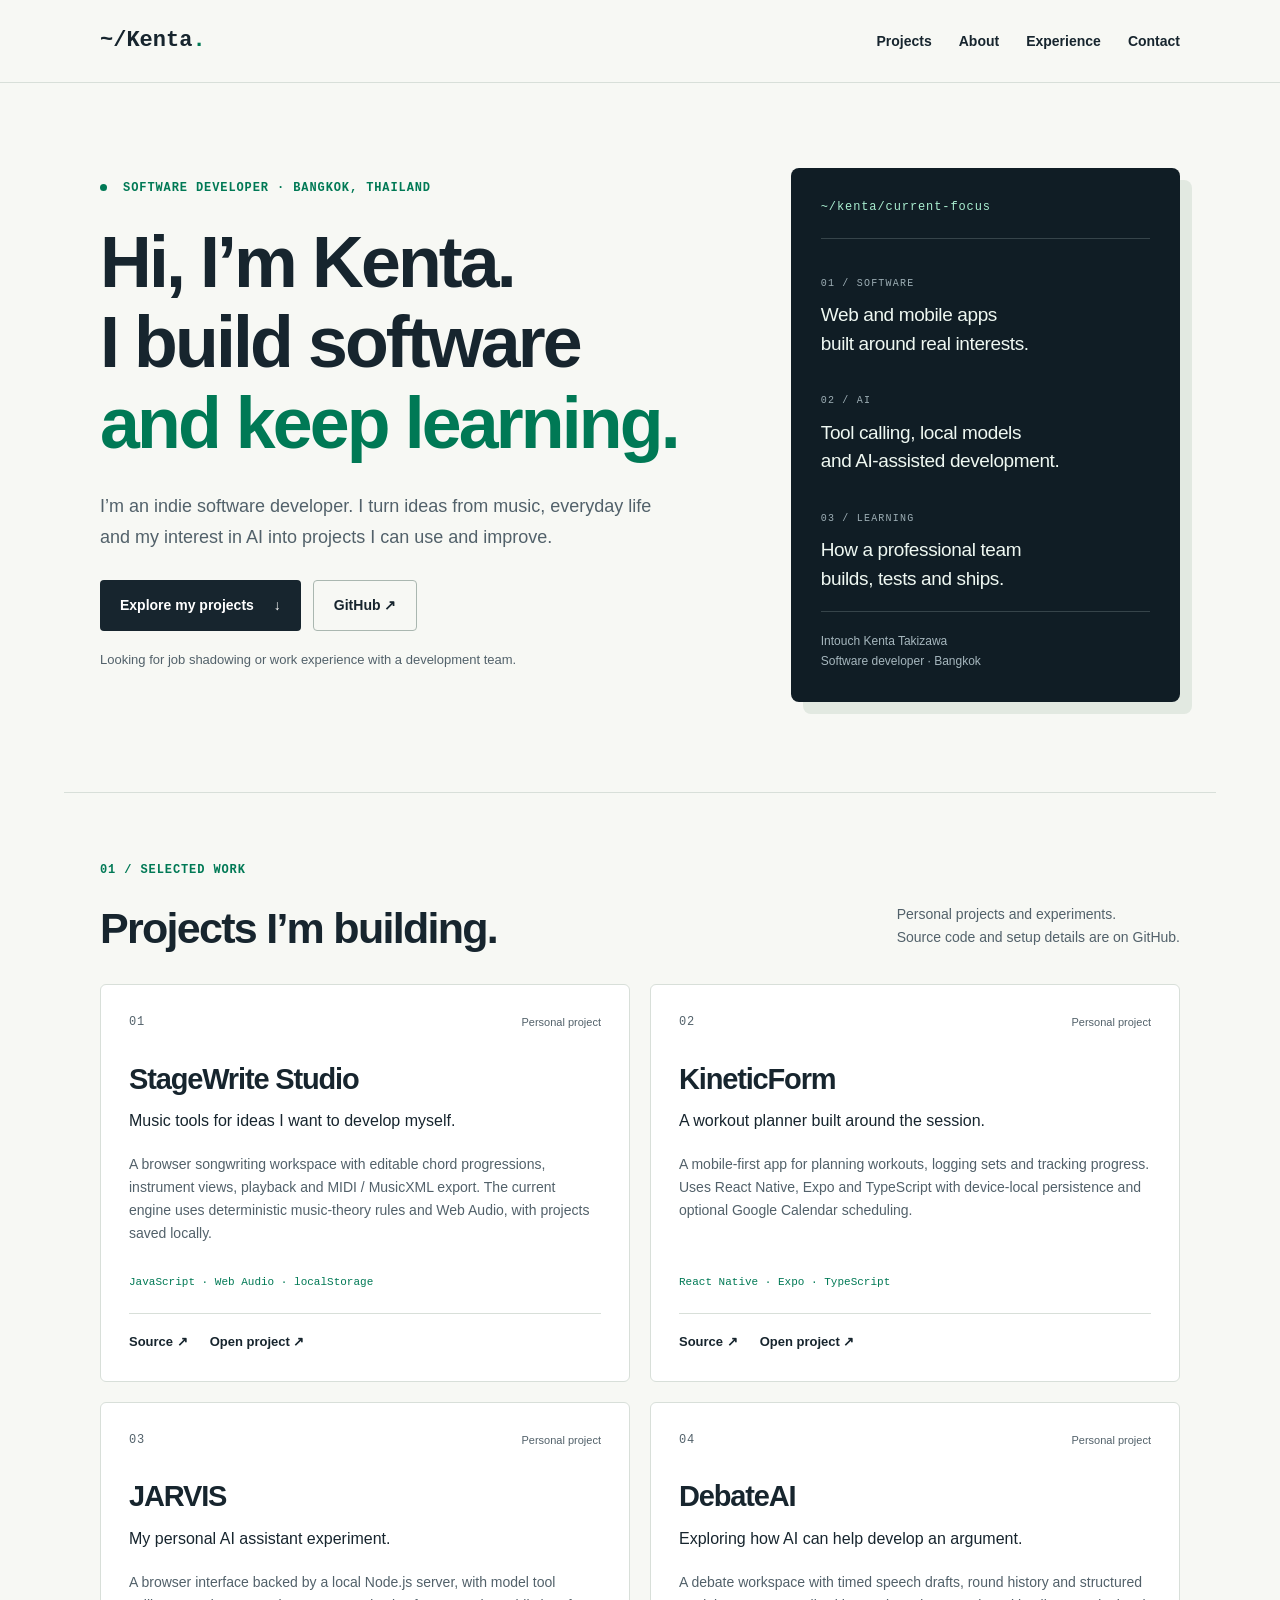
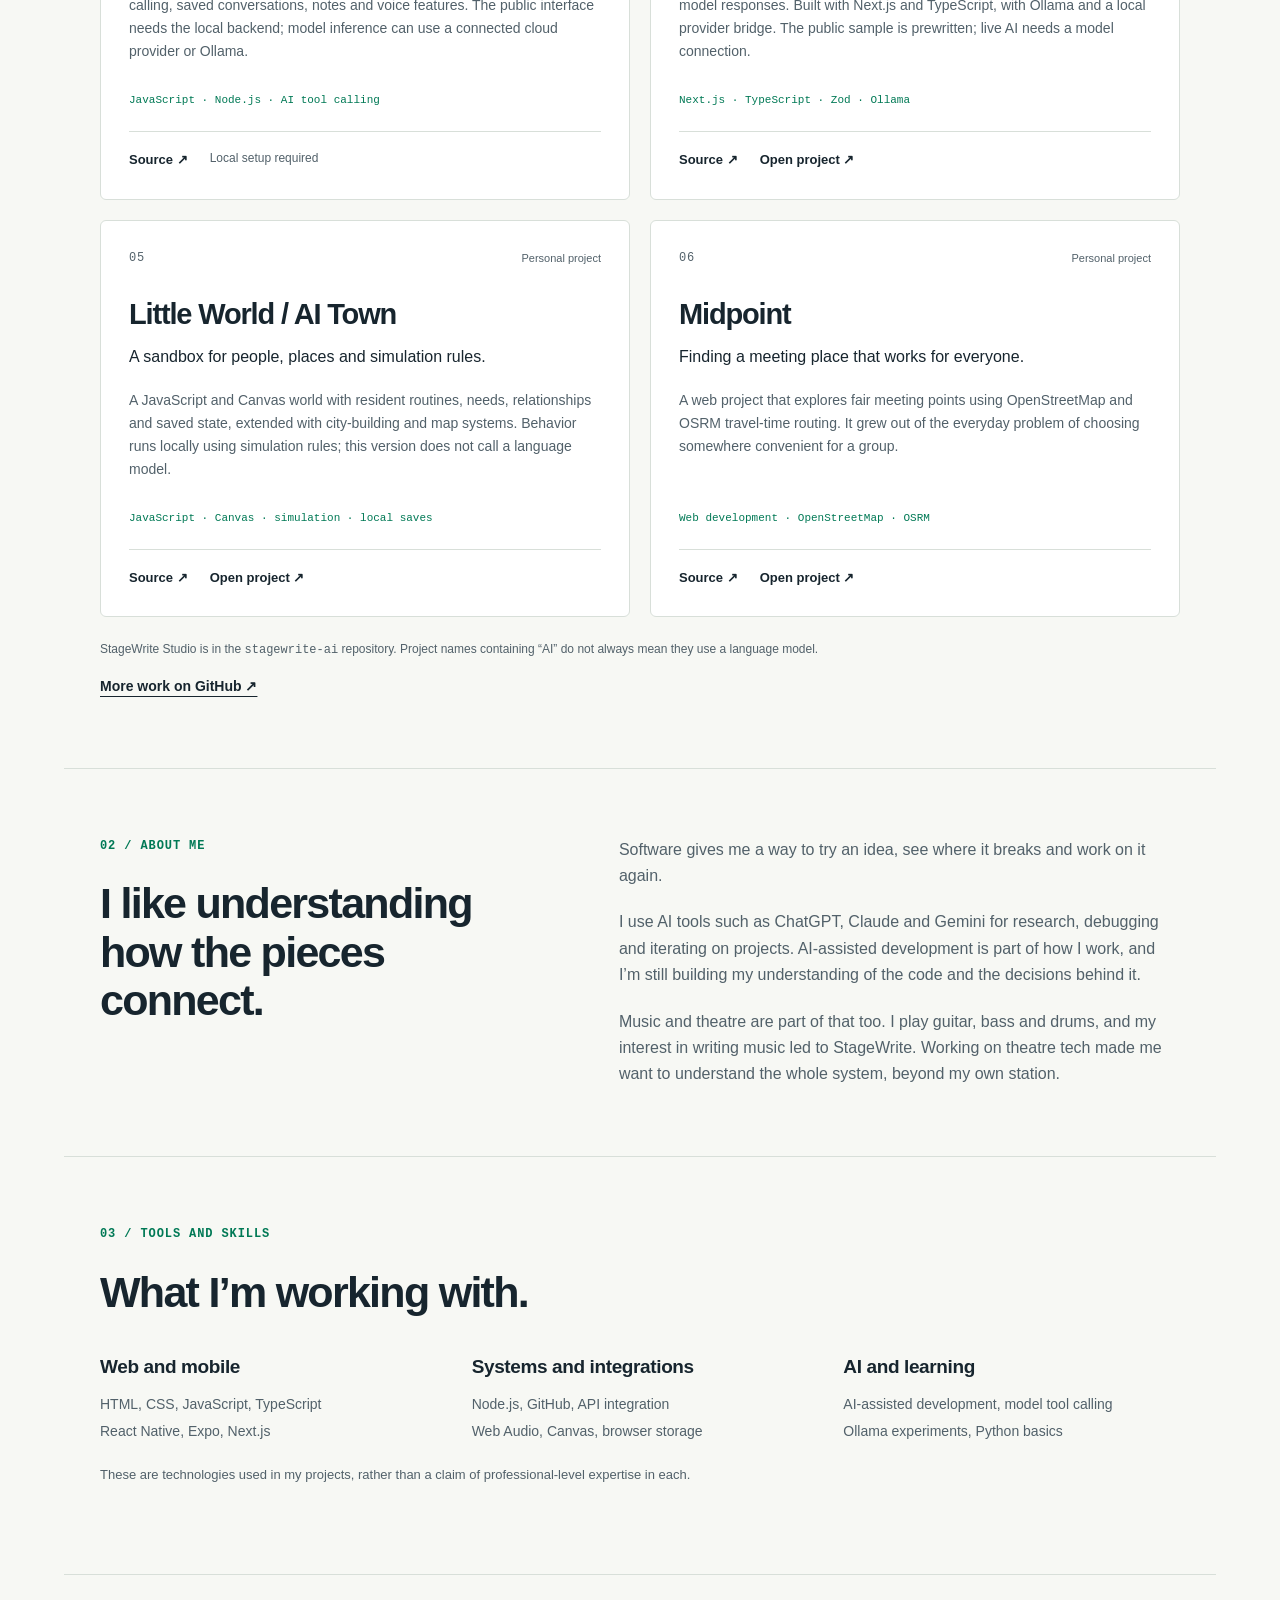
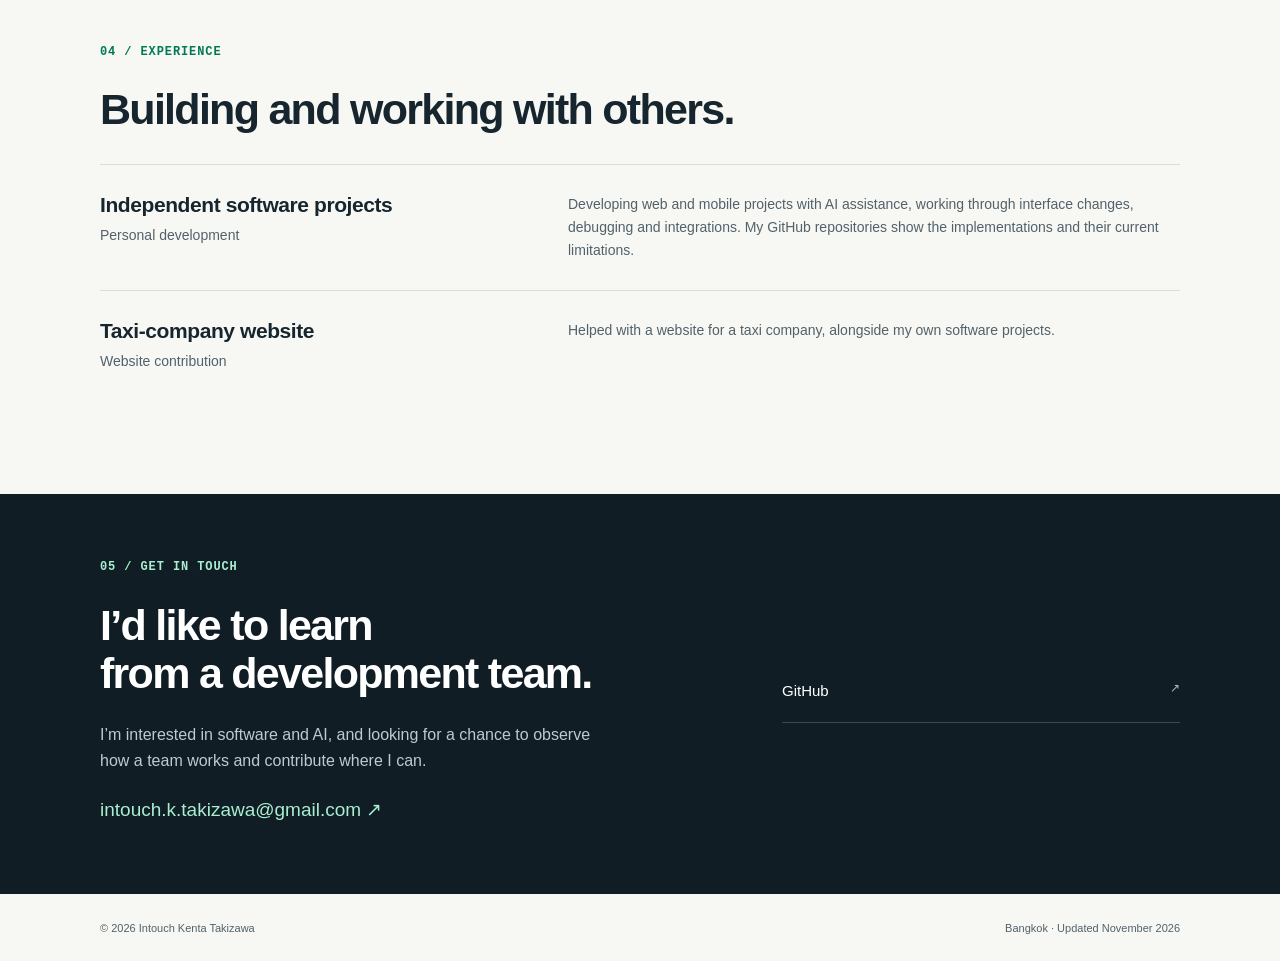
<file: index.html>
<!doctype html>
<html lang="en">
<head>
<meta charset="utf-8">
<meta name="viewport" content="width=device-width, initial-scale=1">
<title>Kenta Takizawa | Software Developer</title>
<meta name="description" content="Kenta Takizawa is an indie software developer in Bangkok. Explore StageWrite Studio, KineticForm, JARVIS, DebateAI, Little World and Midpoint.">
<meta name="theme-color" content="#101d25">
<meta property="og:title" content="Kenta Takizawa | Software Developer">
<meta property="og:description" content="Software projects, AI experiments and what I am learning as a software developer in Bangkok.">
<meta property="og:type" content="website">
<link rel="stylesheet" href="style.css">
<script src="script.js" defer>
</script>
</head>
<body>
<a class="skip" href="#main">Skip to content</a>
<header class="header">
<div class="nav-wrap">
<a class="brand" href="#main" aria-label="Kenta home">~/Kenta<span class="brand-dot">.</span>
</a>
<nav aria-label="Main navigation">
<a href="#projects">Projects</a>
<a href="#about">About</a>
<a href="#experience">Experience</a>
<a href="#contact">Contact</a>
</nav>
</div>
</header>
<main id="main">
<section class="hero wrap" aria-labelledby="hero-title">
<div class="hero-copy">
<p class="eyebrow">
<span class="status-dot" aria-hidden="true">
</span> Software developer · Bangkok, Thailand</p>
<h1 id="hero-title">Hi, I’m Kenta.<br>I build software<br>
<span>and keep learning.</span>
</h1>
<p class="intro">I’m an indie software developer. I turn ideas from music, everyday life and my interest in AI into projects I can use and improve.</p>
<div class="actions">
<a class="button primary" href="#projects">Explore my projects <span aria-hidden="true">↓</span>
</a>
<a class="button secondary" href="https://github.com/IntouchKtakizawa">GitHub ↗</a>
</div>
<p class="hero-note">Looking for job shadowing or work experience with a development team.</p>
</div>
<aside class="hero-aside" aria-label="Current focus">
<p class="mono">~/kenta/current-focus</p>
<div class="focus-item">
<span>01 / SOFTWARE</span>
<p>Web and mobile apps<br>built around real interests.</p>
</div>
<div class="focus-item">
<span>02 / AI</span>
<p>Tool calling, local models<br>and AI-assisted development.</p>
</div>
<div class="focus-item">
<span>03 / LEARNING</span>
<p>How a professional team<br>builds, tests and ships.</p>
</div>
<p class="aside-footer">Intouch Kenta Takizawa<br>Software developer · Bangkok</p>
</aside>
</section>
<section id="projects" class="section wrap">
<div class="section-head">
<div>
<p class="eyebrow">01 / Selected work</p>
<h2>Projects I’m building.</h2>
</div>
<p>Personal projects and experiments.<br>Source code and setup details are on GitHub.</p>
</div>
<div class="project-grid">
<article class="project-card">
<div class="project-top">
<span class="mono">01</span>
<span class="project-kind">Personal project</span>
</div>
<h3>StageWrite Studio</h3>
<p class="project-tagline">Music tools for ideas I want to develop myself.</p>
<p>A browser songwriting workspace with editable chord progressions, instrument views, playback and MIDI / MusicXML export. The current engine uses deterministic music-theory rules and Web Audio, with projects saved locally.</p>
<p class="stack">JavaScript · Web Audio · localStorage</p>
<div class="project-links">
<a href="https://github.com/IntouchKtakizawa/stagewrite-ai" aria-label="StageWrite Studio source on GitHub">Source ↗</a>
<a href="https://intouchktakizawa.github.io/stagewrite-ai/" aria-label="Open StageWrite Studio">Open project ↗</a>
</div>
</article>
<article class="project-card">
<div class="project-top">
<span class="mono">02</span>
<span class="project-kind">Personal project</span>
</div>
<h3>KineticForm</h3>
<p class="project-tagline">A workout planner built around the session.</p>
<p>A mobile-first app for planning workouts, logging sets and tracking progress. Uses React Native, Expo and TypeScript with device-local persistence and optional Google Calendar scheduling.</p>
<p class="stack">React Native · Expo · TypeScript</p>
<div class="project-links">
<a href="https://github.com/IntouchKtakizawa/KineticForm" aria-label="KineticForm source on GitHub">Source ↗</a>
<a href="https://intouchktakizawa.github.io/KineticForm/" aria-label="Open KineticForm">Open project ↗</a>
</div>
</article>
<article class="project-card">
<div class="project-top">
<span class="mono">03</span>
<span class="project-kind">Personal project</span>
</div>
<h3>JARVIS</h3>
<p class="project-tagline">My personal AI assistant experiment.</p>
<p>A browser interface backed by a local Node.js server, with model tool calling, saved conversations, notes and voice features. The public interface needs the local backend; model inference can use a connected cloud provider or Ollama.</p>
<p class="stack">JavaScript · Node.js · AI tool calling</p>
<div class="project-links">
<a href="https://github.com/IntouchKtakizawa/jarvis-local-assistant" aria-label="JARVIS source on GitHub">Source ↗</a>
<span class="setup-note">Local setup required</span>
</div>
</article>
<article class="project-card">
<div class="project-top">
<span class="mono">04</span>
<span class="project-kind">Personal project</span>
</div>
<h3>DebateAI</h3>
<p class="project-tagline">Exploring how AI can help develop an argument.</p>
<p>A debate workspace with timed speech drafts, round history and structured model responses. Built with Next.js and TypeScript, with Ollama and a local provider bridge. The public sample is prewritten; live AI needs a model connection.</p>
<p class="stack">Next.js · TypeScript · Zod · Ollama</p>
<div class="project-links">
<a href="https://github.com/IntouchKtakizawa/DebateAI" aria-label="DebateAI source on GitHub">Source ↗</a>
<a href="https://intouchktakizawa.github.io/DebateAI/" aria-label="Open DebateAI">Open project ↗</a>
</div>
</article>
<article class="project-card">
<div class="project-top">
<span class="mono">05</span>
<span class="project-kind">Personal project</span>
</div>
<h3>Little World / AI Town</h3>
<p class="project-tagline">A sandbox for people, places and simulation rules.</p>
<p>A JavaScript and Canvas world with resident routines, needs, relationships and saved state, extended with city-building and map systems. Behavior runs locally using simulation rules; this version does not call a language model.</p>
<p class="stack">JavaScript · Canvas · simulation · local saves</p>
<div class="project-links">
<a href="https://github.com/IntouchKtakizawa/little-world-ai-town" aria-label="Little World / AI Town source on GitHub">Source ↗</a>
<a href="https://intouchktakizawa.github.io/little-world-ai-town/" aria-label="Open Little World / AI Town">Open project ↗</a>
</div>
</article>
<article class="project-card">
<div class="project-top">
<span class="mono">06</span>
<span class="project-kind">Personal project</span>
</div>
<h3>Midpoint</h3>
<p class="project-tagline">Finding a meeting place that works for everyone.</p>
<p>A web project that explores fair meeting points using OpenStreetMap and OSRM travel-time routing. It grew out of the everyday problem of choosing somewhere convenient for a group.</p>
<p class="stack">Web development · OpenStreetMap · OSRM</p>
<div class="project-links">
<a href="https://github.com/IntouchKtakizawa/Midpoint" aria-label="Midpoint source on GitHub">Source ↗</a>
<a href="https://midpointopensource.netlify.app/" aria-label="Open Midpoint">Open project ↗</a>
</div>
</article>
</div>
<p class="project-footnote">StageWrite Studio is in the <code>stagewrite-ai</code> repository. Project names containing “AI” do not always mean they use a language model.</p>
<a class="text-link" href="https://github.com/IntouchKtakizawa?tab=repositories">More work on GitHub ↗</a>
</section>
<section id="about" class="section wrap about-layout">
<div>
<p class="eyebrow">02 / About me</p>
<h2>I like understanding<br>how the pieces connect.</h2>
</div>
<div class="about-copy">
<p>Software gives me a way to try an idea, see where it breaks and work on it again.</p>
<p>I use AI tools such as ChatGPT, Claude and Gemini for research, debugging and iterating on projects. AI-assisted development is part of how I work, and I’m still building my understanding of the code and the decisions behind it.</p>
<p>Music and theatre are part of that too. I play guitar, bass and drums, and my interest in writing music led to StageWrite. Working on theatre tech made me want to understand the whole system, beyond my own station.</p>
</div>
</section>
<section id="skills" class="section wrap">
<p class="eyebrow">03 / Tools and skills</p>
<h2>What I’m working with.</h2>
<div class="skills-grid">
<div>
<h3>Web and mobile</h3>
<p>HTML, CSS, JavaScript, TypeScript<br>React Native, Expo, Next.js</p>
</div>
<div>
<h3>Systems and integrations</h3>
<p>Node.js, GitHub, API integration<br>Web Audio, Canvas, browser storage</p>
</div>
<div>
<h3>AI and learning</h3>
<p>AI-assisted development, model tool calling<br>Ollama experiments, Python basics</p>
</div>
</div>
<p class="muted">These are technologies used in my projects, rather than a claim of professional-level expertise in each.</p>
</section>
<section id="experience" class="section wrap">
<p class="eyebrow">04 / Experience</p>
<h2>Building and working with others.</h2>
<div class="experience-list">
<article>
<div>
<h3>Independent software projects</h3>
<p class="muted">Personal development</p>
</div>
<p>Developing web and mobile projects with AI assistance, working through interface changes, debugging and integrations. My GitHub repositories show the implementations and their current limitations.</p>
</article>
<article>
<div>
<h3>Taxi-company website</h3>
<p class="muted">Website contribution</p>
</div>
<p>Helped with a website for a taxi company, alongside my own software projects.</p>
</article>
</div>
</section>
<section id="contact" class="contact-section">
<div class="wrap contact-inner">
<div>
<p class="eyebrow">05 / Get in touch</p>
<h2>I’d like to learn<br>from a development team.</h2>
<p>I’m interested in software and AI, and looking for a chance to observe how a team works and contribute where I can.</p>
<a class="contact-email" href="mailto:intouch.k.takizawa@gmail.com">intouch.k.takizawa@gmail.com ↗</a>
</div>
<div class="contact-links">
<a href="https://github.com/IntouchKtakizawa">GitHub <span>↗</span>
</a>
</div>
</div>
</section>
</main>
<footer class="wrap footer">
<span>© <span id="year">2026</span> Intouch Kenta Takizawa</span>
<span>Bangkok · Updated November 2026</span>
</footer>
</body>
</html>
</file>
<file: style.css>
@charset "UTF-8";
:root {
  --ink:#17252e;
  --muted:#52616a;
  --paper:#f7f8f4;
  --line:#d8dfd9;
  --accent:#007955;
  --dark:#101d25;
  --mint:#a9eed0
}
* {
  box-sizing:border-box
}
html {
  scroll-behavior:smooth;
  scroll-padding-top:100px
}
body {
  margin:0;
  background:var(--paper);
  color:var(--ink);
  font-family:Inter,-apple-system,BlinkMacSystemFont,"Segoe UI",sans-serif;
  font-size:16px;
  line-height:1.65
}
a {
  color:inherit;
  text-underline-offset:5px
}
a:hover {
  color:var(--accent)
}
a:focus-visible {
  outline:3px solid var(--accent);
  outline-offset:5px
}
h1,h2,h3,p {
  margin-top:0
}
h1,h2,h3 {
  line-height:1.12;
  letter-spacing:-.04em
}
h1 {
  font-size:clamp(42px,5.6vw,74px);
  margin-bottom:28px;
  font-weight:700
}
h1 span {
  color:var(--accent)
}
h2 {
  font-size:clamp(30px,3.5vw,43px);
  margin-bottom:30px;
  font-weight:650
}
h3 {
  font-size:25px;
  margin-bottom:14px;
  font-weight:650
}
p {
  margin-bottom:20px
}
.wrap {
  max-width:1152px;
  margin:auto;
  padding-left:36px;
  padding-right:36px
}
.header {
  border-bottom:1px solid var(--line);
  background:var(--paper)
}
.nav-wrap {
  max-width:1152px;
  margin:auto;
  display:flex;
  align-items:center;
  justify-content:space-between;
  gap:24px;
  padding:23px 36px
}
.brand {
  text-decoration:none;
  font-family:ui-monospace,monospace;
  font-weight:750;
  font-size:22px
}
.brand-dot {
  color:var(--accent)
}
nav {
  display:flex;
  gap:27px;
  align-items:center
}
nav a {
  font-size:14px;
  text-decoration:none;
  font-weight:550
}
.nav-cv {
  border:1px solid var(--line);
  padding:5px 14px;
  border-radius:4px
}
.skip {
  position:absolute;
  left:12px;
  top:-70px;
  background:var(--paper);
  padding:12px;
  z-index:5
}
.skip:focus {
  top:10px
}
.hero {
  display:grid;
  grid-template-columns:1.6fr 1fr;
  gap:68px;
  padding-top:85px;
  padding-bottom:90px;
  align-items:center
}
.eyebrow,.mono {
  font-family:ui-monospace,SFMono-Regular,Consolas,monospace;
  font-size:12px;
  letter-spacing:.075em
}
.eyebrow {
  color:var(--accent);
  margin-bottom:23px;
  text-transform:uppercase;
  font-weight:600
}
.status-dot {
  display:inline-block;
  width:7px;
  height:7px;
  border-radius:50%;
  background:var(--accent);
  margin-right:8px
}
.intro {
  font-size:18px;
  line-height:1.7;
  max-width:580px;
  color:var(--muted)
}
.actions {
  display:flex;
  gap:12px;
  flex-wrap:wrap;
  margin:28px 0 18px
}
.button {
  text-decoration:none;
  padding:13px 20px;
  border-radius:4px;
  font-size:14px;
  font-weight:650;
  display:inline-flex;
  gap:20px;
  align-items:center
}
.primary {
  background:var(--ink);
  color:white
}
.primary:hover {
  background:var(--accent);
  color:white
}
.secondary {
  border:1px solid #aab7b0
}
.hero-note {
  font-size:13px;
  color:var(--muted);
  max-width:430px
}
.hero-aside {
  background:var(--dark);
  color:#eff8f2;
  padding:30px;
  border-radius:8px;
  box-shadow:12px 12px 0 #e2e9e1
}
.hero-aside>.mono {
  color:var(--mint);
  padding-bottom:20px;
  border-bottom:1px solid #36444a
}
.focus-item {
  padding:9px 0 18px
}
.focus-item span {
  font-size:10px;
  font-family:ui-monospace,monospace;
  letter-spacing:.12em;
  color:#9daeb5
}
.focus-item p {
  font-size:19px;
  line-height:1.5;
  letter-spacing:-.02em;
  margin:7px 0 0
}
.aside-footer {
  color:#a6b7be;
  font-size:12px;
  border-top:1px solid #36444a;
  padding-top:20px;
  margin:0
}
.section {
  padding-top:68px;
  padding-bottom:68px;
  border-top:1px solid var(--line)
}
.section-head {
  display:flex;
  justify-content:space-between;
  gap:30px;
  align-items:flex-end;
  margin-bottom:32px
}
.section-head h2 {
  margin-bottom:0
}
.section-head>p {
  color:var(--muted);
  font-size:14px;
  margin-bottom:3px
}
.project-grid {
  display:grid;
  grid-template-columns:1fr 1fr;
  gap:20px
}
.project-card {
  background:#fff;
  border:1px solid var(--line);
  padding:28px;
  border-radius:6px;
  display:flex;
  flex-direction:column
}
.project-top {
  display:flex;
  justify-content:space-between;
  margin-bottom:30px;
  color:var(--muted)
}
.project-kind {
  font-size:11px
}
.project-card h3 {
  font-size:29px
}
.project-card>p {
  font-size:14px;
  color:var(--muted)
}
.project-card .project-tagline {
  font-size:16px;
  color:var(--ink);
  line-height:1.5
}
.project-card .stack {
  font-family:ui-monospace,monospace;
  font-size:11px;
  line-height:1.8;
  color:var(--accent);
  margin-top:auto;
  padding-top:8px
}
.project-links {
  display:flex;
  gap:22px;
  border-top:1px solid var(--line);
  padding-top:17px;
  font-size:13px
}
.project-links a {
  font-weight:650;
  text-decoration:none
}
.setup-note {
  color:var(--muted);
  font-size:12px
}
.project-footnote {
  font-size:12px;
  color:var(--muted);
  margin:23px 0 12px
}
.text-link {
  font-size:14px;
  font-weight:600
}
.about-layout {
  display:grid;
  grid-template-columns:1fr 1.25fr;
  gap:70px
}
.about-copy {
  color:var(--muted)
}
.about-copy p:last-child {
  margin-bottom:0
}
.skills-grid {
  display:grid;
  grid-template-columns:repeat(3,1fr);
  gap:35px;
  padding-top:10px
}
.skills-grid h3 {
  font-size:19px;
  letter-spacing:-.02em
}
.skills-grid p {
  font-size:14px;
  color:var(--muted);
  line-height:1.9
}
.muted {
  color:var(--muted);
  font-size:13px
}
.experience-list article {
  display:grid;
  grid-template-columns:1fr 1.5fr;
  gap:60px;
  border-top:1px solid var(--line);
  padding:28px 0
}
.experience-list h3 {
  font-size:21px;
  letter-spacing:-.02em;
  margin-bottom:8px
}
.experience-list p {
  margin-bottom:0;
  color:var(--muted);
  font-size:14px
}
.contact-section {
  background:var(--dark);
  color:white;
  margin-top:25px
}
.contact-inner {
  display:grid;
  grid-template-columns:1.5fr 1fr;
  gap:85px;
  padding-top:64px;
  padding-bottom:68px;
  align-items:center
}
.contact-inner .eyebrow {
  color:var(--mint)
}
.contact-inner h2 {
  margin-bottom:24px
}
.contact-inner p:not(.eyebrow) {
  color:#bccbd1;
  max-width:500px
}
.contact-email {
  font-size:clamp(14px,1.6vw,19px);
  overflow-wrap:anywhere;
  color:var(--mint);
  text-decoration:none
}
.contact-links {
  display:grid
}
.contact-links a {
  display:flex;
  justify-content:space-between;
  padding:18px 0;
  border-bottom:1px solid #3b494f;
  text-decoration:none;
  font-size:15px
}
.contact-links a:hover {
  color:var(--mint)
}
.contact-links span {
  color:#a9bbc2;
  font-size:12px
}
.footer {
  display:flex;
  justify-content:space-between;
  padding-top:25px;
  padding-bottom:25px;
  font-size:11px;
  color:var(--muted)
}
@media(max-width:850px) {
  .hero {
    gap:35px;
    grid-template-columns:1.4fr 1fr
  }
  .hero-aside {
    padding:24px
  }
  .focus-item p {
    font-size:16px
  }
  .about-layout {
    gap:35px
  }
  .contact-inner {
    gap:35px
  }
  nav {
    gap:17px
  }
  .skills-grid {
    gap:20px
  }
  .section-head>p {
    max-width:230px
  }
}
@media(max-width:640px) {
  html {
    scroll-padding-top:20px
  }
  .wrap {
    padding-left:22px;
    padding-right:22px
  }
  .nav-wrap {
    padding:18px 22px;
    flex-wrap:wrap;
    gap:16px
  }
  .brand {
    font-size:20px
  }
  nav {
    width:100%;
    justify-content:space-between;
    gap:8px
  }
  nav a {
    font-size:12px
  }
  .nav-cv {
    padding:3px 9px
  }
  .hero {
    grid-template-columns:1fr;
    padding-top:47px;
    padding-bottom:55px;
    gap:30px
  }
  h1 {
    font-size:45px
  }
  .intro {
    font-size:16px
  }
  .hero-aside {
    padding:25px;
    box-shadow:6px 6px 0 #e2e9e1
  }
  .focus-item {
    padding-bottom:12px
  }
  .focus-item p {
    font-size:17px
  }
  .hero-note {
    margin-bottom:0
  }
  .section {
    padding-top:43px;
    padding-bottom:43px
  }
  .section-head {
    display:block
  }
  .section-head>p {
    max-width:none;
    margin-top:18px
  }
  .project-grid,.about-layout,.skills-grid,.experience-list article,.contact-inner {
    grid-template-columns:1fr
  }
  .project-card {
    padding:24px
  }
  .project-card h3 {
    font-size:27px
  }
  .project-top {
    margin-bottom:22px
  }
  .about-layout {
    gap:10px
  }
  .skills-grid {
    gap:16px
  }
  .skills-grid p {
    margin-bottom:8px
  }
  .experience-list article {
    gap:14px;
    padding:24px 0
  }
  .contact-inner {
    gap:24px;
    padding-top:45px;
    padding-bottom:45px
  }
  .footer {
    gap:16px;
    flex-direction:column
  }
  .eyebrow {
    font-size:10px
  }
  .button {
    padding:12px 15px;
    font-size:13px
  }
}
@media(prefers-reduced-motion:reduce) {
  html {
    scroll-behavior:auto
  }
}
@media print {
  .header,.hero-aside,.actions,.contact-links {
    display:none
  }
  .hero,.about-layout,.contact-inner {
    display:block
  }
  .wrap {
    padding:0
  }
  .section {
    padding:20px 0
  }
  .project-card {
    break-inside:avoid
  }
  .contact-section {
    background:white;
    color:black
  }
  .contact-inner p:not(.eyebrow),.contact-email {
    color:black
  }
  body {
    font-size:11pt
  }
}
</file>
